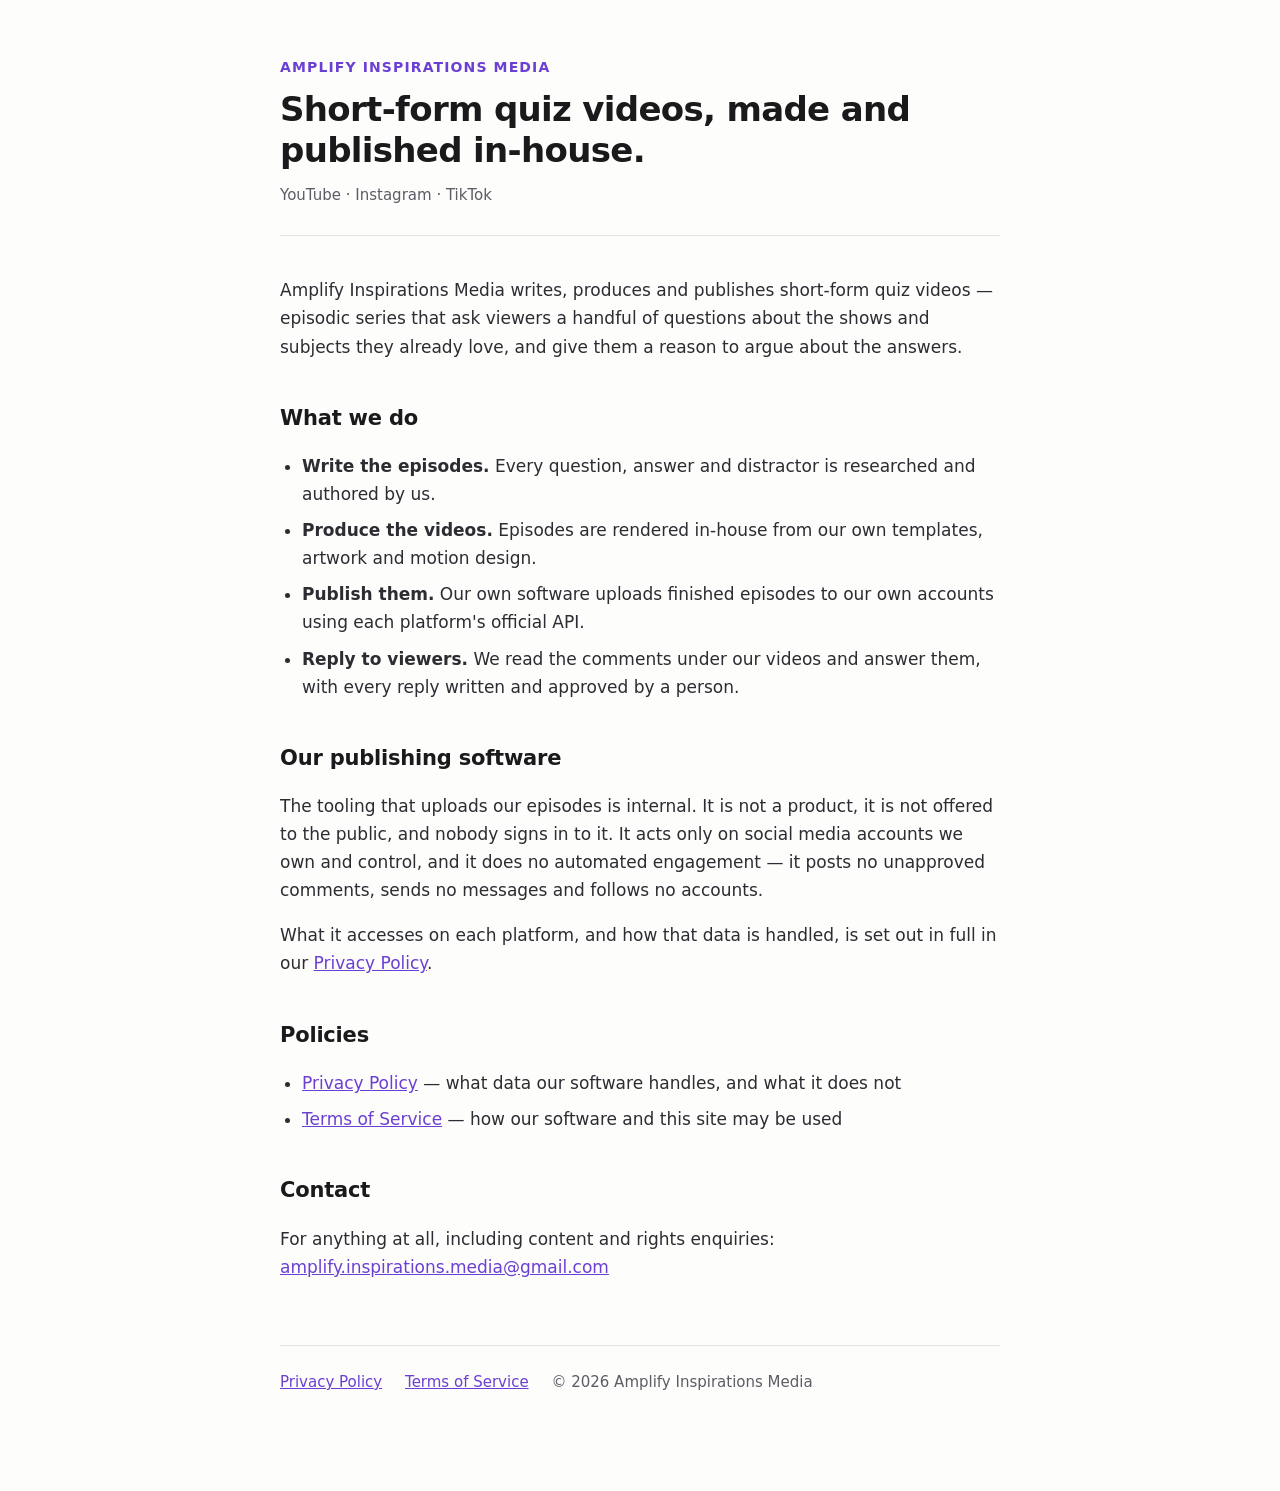
<file: index.html>
<!doctype html>
<html lang="en">
<head>
<meta charset="utf-8">
<meta name="viewport" content="width=device-width, initial-scale=1">
<title>Amplify Inspirations Media</title>
<meta name="description" content="Amplify Inspirations Media produces short-form quiz videos and publishes them to YouTube, Instagram and TikTok.">
<link rel="stylesheet" href="style.css">
</head>
<body>
<div class="wrap">

<header>
  <p class="brand">Amplify Inspirations Media</p>
  <h1>Short-form quiz videos, made and published in-house.</h1>
  <p class="updated">YouTube · Instagram · TikTok</p>
</header>

<p>
  Amplify Inspirations Media writes, produces and publishes short-form quiz videos — episodic
  series that ask viewers a handful of questions about the shows and subjects they already love,
  and give them a reason to argue about the answers.
</p>

<h2>What we do</h2>
<ul>
  <li><strong>Write the episodes.</strong> Every question, answer and distractor is researched and authored by us.</li>
  <li><strong>Produce the videos.</strong> Episodes are rendered in-house from our own templates, artwork and motion design.</li>
  <li><strong>Publish them.</strong> Our own software uploads finished episodes to our own accounts using each platform's official API.</li>
  <li><strong>Reply to viewers.</strong> We read the comments under our videos and answer them, with every reply written and approved by a person.</li>
</ul>

<h2>Our publishing software</h2>
<p>
  The tooling that uploads our episodes is internal. It is not a product, it is not offered to
  the public, and nobody signs in to it. It acts only on social media accounts we own and
  control, and it does no automated engagement — it posts no unapproved comments, sends no
  messages and follows no accounts.
</p>
<p>
  What it accesses on each platform, and how that data is handled, is set out in full in our
  <a href="privacy.html">Privacy Policy</a>.
</p>

<h2>Policies</h2>
<ul>
  <li><a href="privacy.html">Privacy Policy</a> — what data our software handles, and what it does not</li>
  <li><a href="terms.html">Terms of Service</a> — how our software and this site may be used</li>
</ul>

<h2>Contact</h2>
<p>
  For anything at all, including content and rights enquiries:<br>
  <a href="mailto:amplify.inspirations.media@gmail.com">amplify.inspirations.media@gmail.com</a>
</p>

<footer>
  <a href="privacy.html">Privacy Policy</a>
  <a href="terms.html">Terms of Service</a>
  <span>© 2026 Amplify Inspirations Media</span>
</footer>

</div>
</body>
</html>
</file>
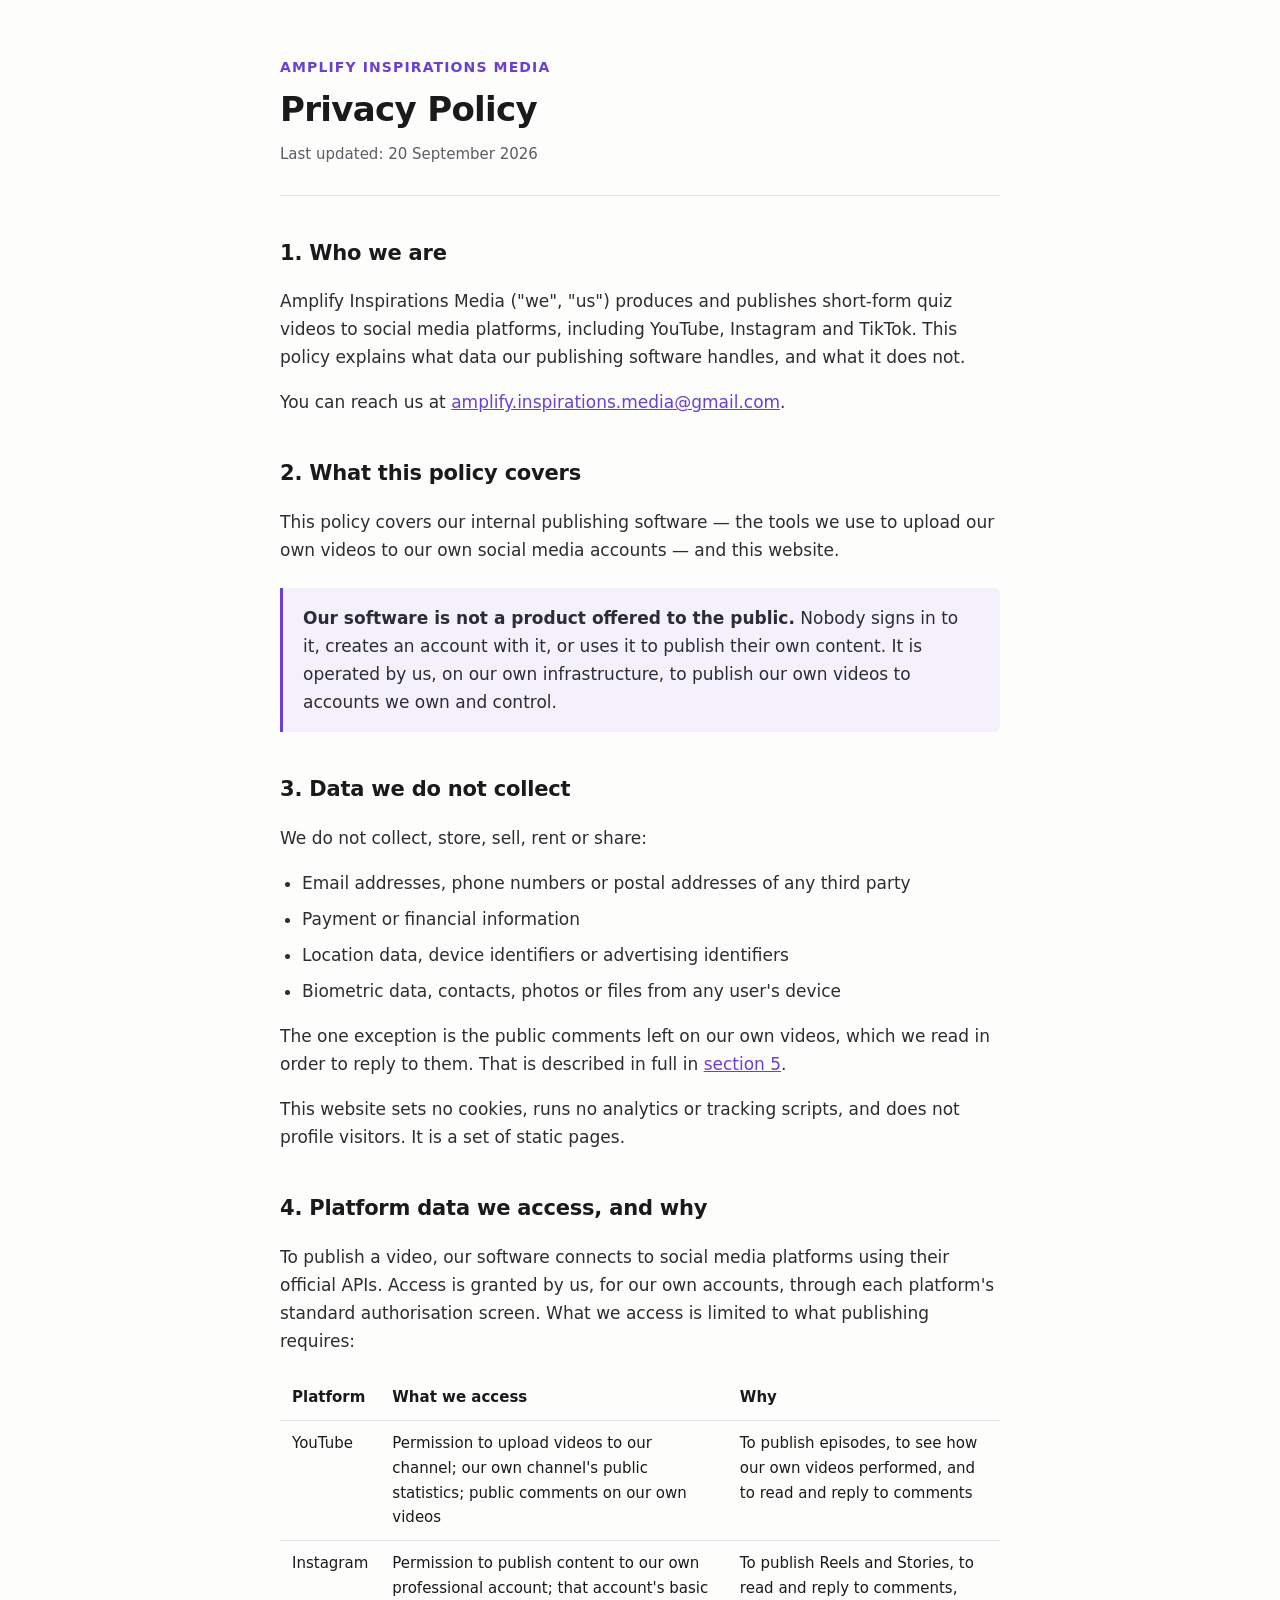
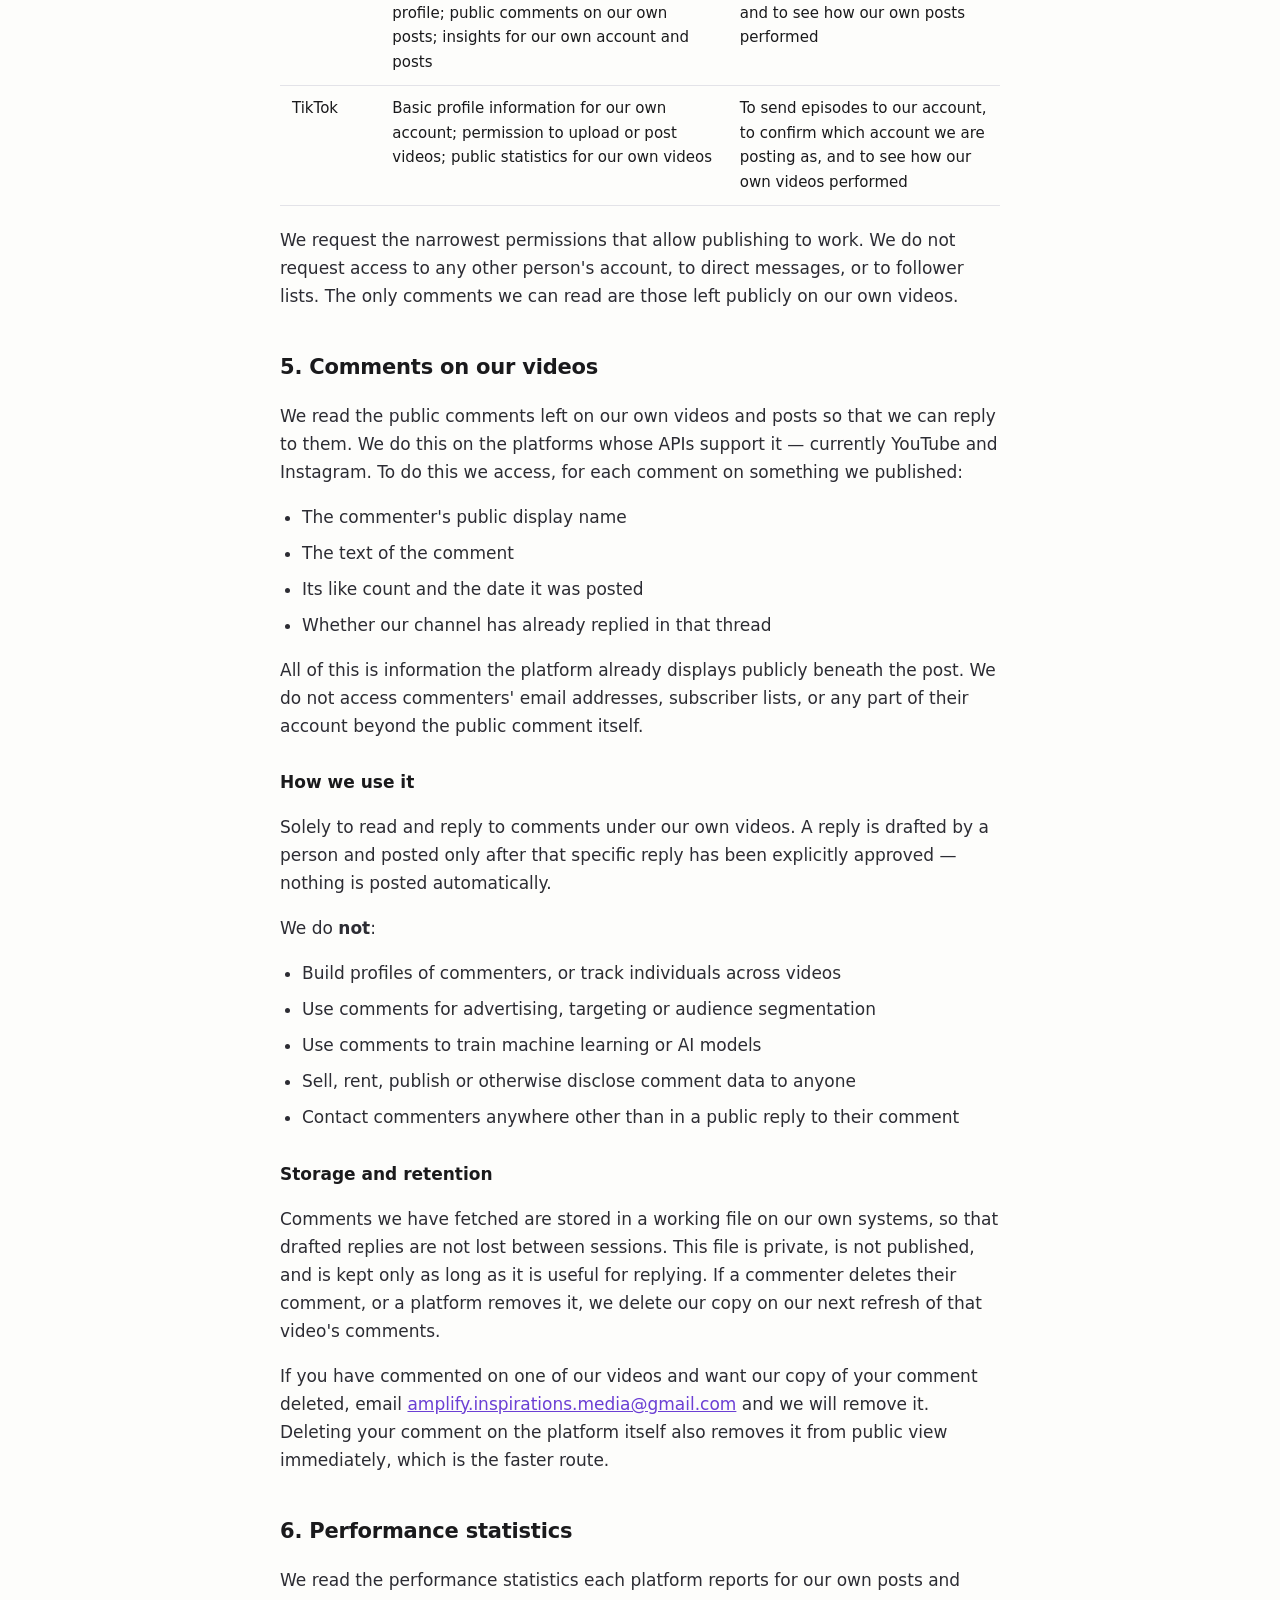
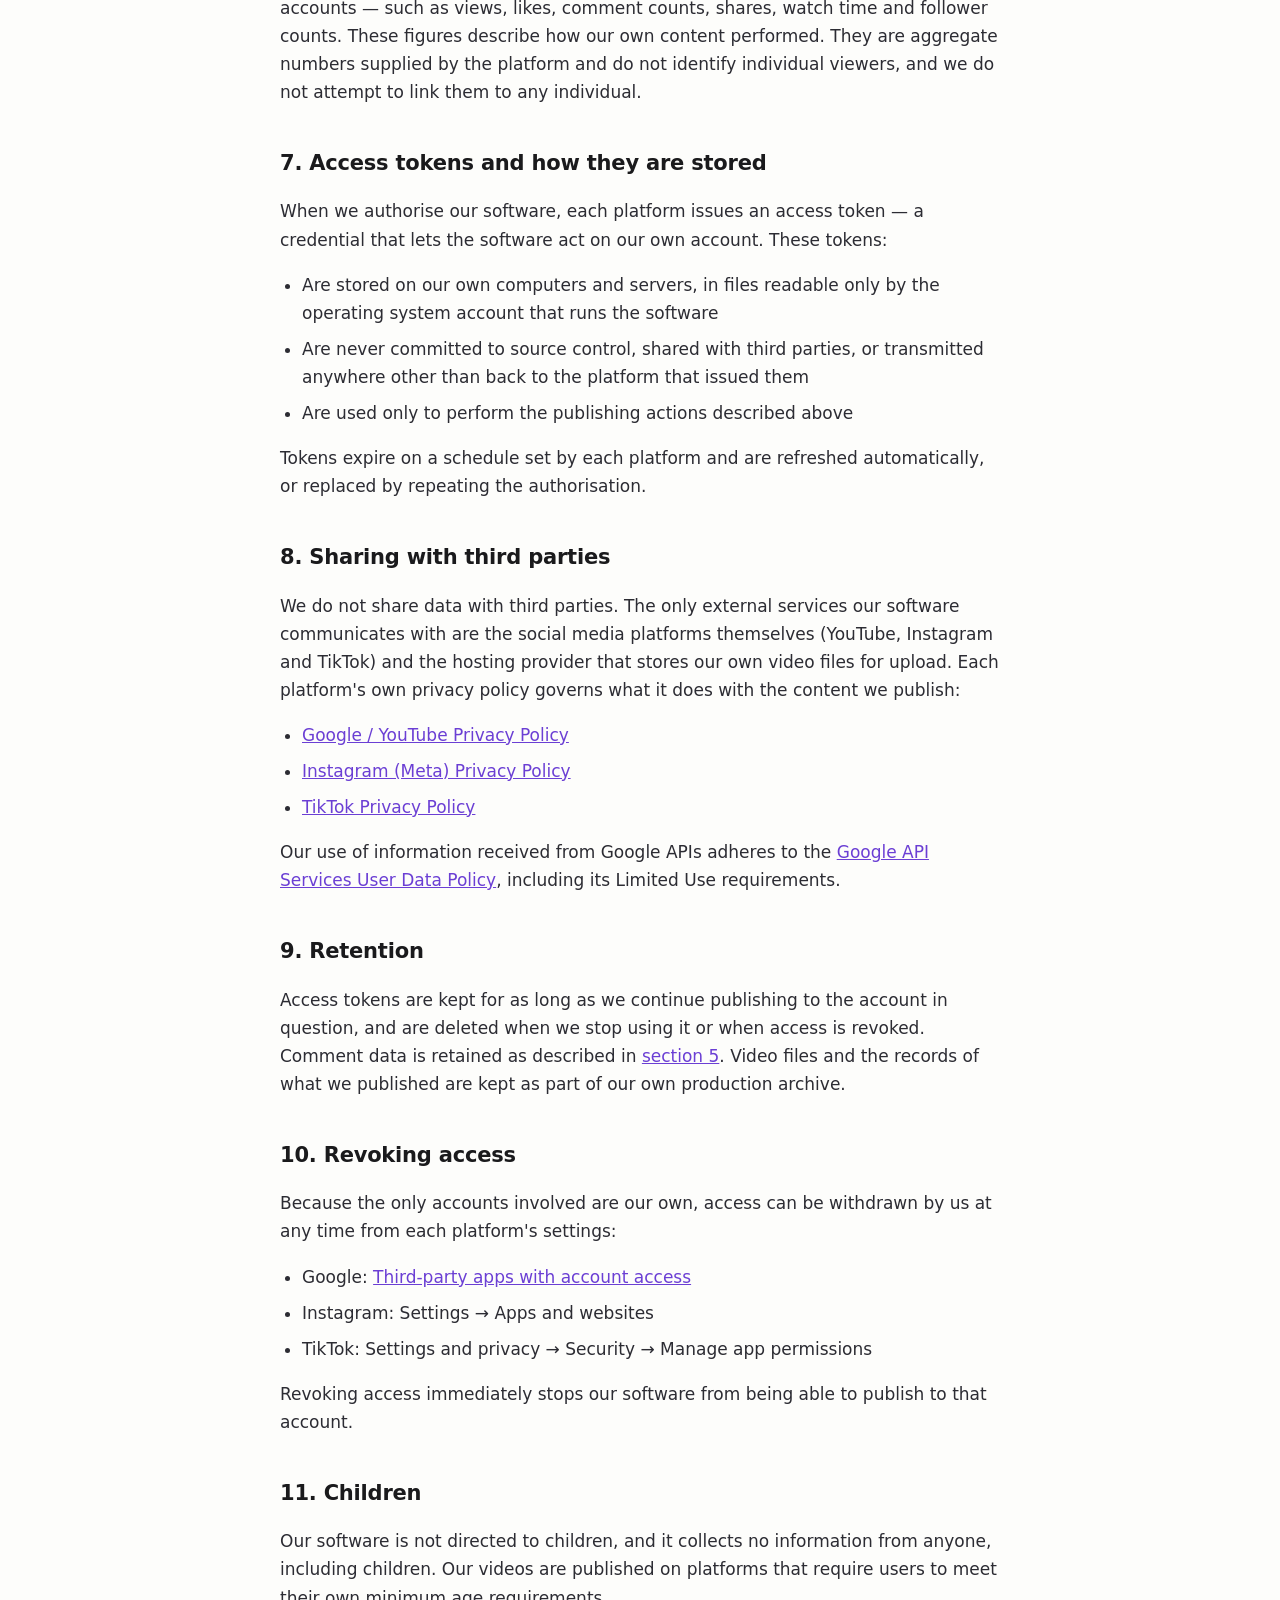
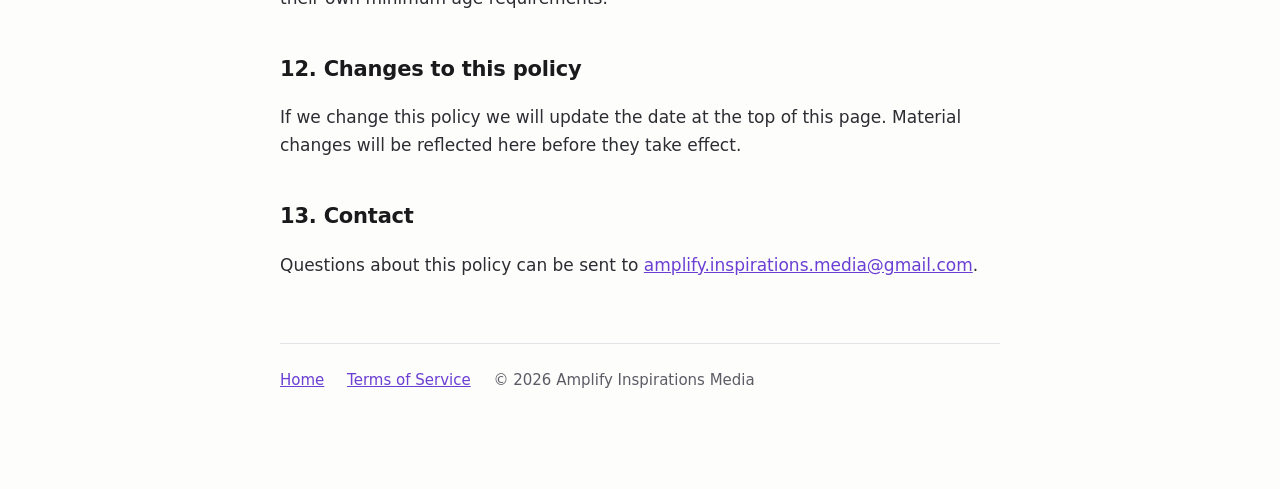
<file: privacy.html>
<!doctype html>
<html lang="en">
<head>
<meta charset="utf-8">
<meta name="viewport" content="width=device-width, initial-scale=1">
<title>Privacy Policy — Amplify Inspirations Media</title>
<link rel="stylesheet" href="style.css">
</head>
<body>
<div class="wrap">

<header>
  <p class="brand">Amplify Inspirations Media</p>
  <h1>Privacy Policy</h1>
  <p class="updated">Last updated: 20 September 2026</p>
</header>

<h2>1. Who we are</h2>
<p>
  Amplify Inspirations Media ("we", "us") produces and publishes short-form quiz videos to
  social media platforms, including YouTube, Instagram and TikTok. This policy explains what
  data our publishing software handles, and what it does not.
</p>
<p>
  You can reach us at
  <a href="mailto:amplify.inspirations.media@gmail.com">amplify.inspirations.media@gmail.com</a>.
</p>

<h2>2. What this policy covers</h2>
<p>
  This policy covers our internal publishing software — the tools we use to upload our own
  videos to our own social media accounts — and this website.
</p>

<div class="callout">
  <p>
    <strong>Our software is not a product offered to the public.</strong> Nobody signs in to it,
    creates an account with it, or uses it to publish their own content. It is operated by us,
    on our own infrastructure, to publish our own videos to accounts we own and control.
  </p>
</div>

<h2>3. Data we do not collect</h2>
<p>We do not collect, store, sell, rent or share:</p>
<ul>
  <li>Email addresses, phone numbers or postal addresses of any third party</li>
  <li>Payment or financial information</li>
  <li>Location data, device identifiers or advertising identifiers</li>
  <li>Biometric data, contacts, photos or files from any user's device</li>
</ul>
<p>
  The one exception is the public comments left on our own videos, which we read in order to
  reply to them. That is described in full in <a href="#comments">section 5</a>.
</p>
<p>
  This website sets no cookies, runs no analytics or tracking scripts, and does not profile
  visitors. It is a set of static pages.
</p>

<h2>4. Platform data we access, and why</h2>
<p>
  To publish a video, our software connects to social media platforms using their official APIs.
  Access is granted by us, for our own accounts, through each platform's standard authorisation
  screen. What we access is limited to what publishing requires:
</p>

<table>
  <tr>
    <th>Platform</th>
    <th>What we access</th>
    <th>Why</th>
  </tr>
  <tr>
    <td>YouTube</td>
    <td>Permission to upload videos to our channel; our own channel's public statistics; public comments on our own videos</td>
    <td>To publish episodes, to see how our own videos performed, and to read and reply to comments</td>
  </tr>
  <tr>
    <td>Instagram</td>
    <td>Permission to publish content to our own professional account; that account's basic profile; public comments on our own posts; insights for our own account and posts</td>
    <td>To publish Reels and Stories, to read and reply to comments, and to see how our own posts performed</td>
  </tr>
  <tr>
    <td>TikTok</td>
    <td>Basic profile information for our own account; permission to upload or post videos; public statistics for our own videos</td>
    <td>To send episodes to our account, to confirm which account we are posting as, and to see how our own videos performed</td>
  </tr>
</table>

<p>
  We request the narrowest permissions that allow publishing to work. We do not request access
  to any other person's account, to direct messages, or to follower lists. The only comments we
  can read are those left publicly on our own videos.
</p>

<h2 id="comments">5. Comments on our videos</h2>
<p>
  We read the public comments left on our own videos and posts so that we can reply to them. We
  do this on the platforms whose APIs support it — currently YouTube and Instagram. To do this we
  access, for each comment on something we published:
</p>
<ul>
  <li>The commenter's public display name</li>
  <li>The text of the comment</li>
  <li>Its like count and the date it was posted</li>
  <li>Whether our channel has already replied in that thread</li>
</ul>
<p>
  All of this is information the platform already displays publicly beneath the post. We do not
  access commenters' email addresses, subscriber lists, or any part of their account beyond the
  public comment itself.
</p>

<h3>How we use it</h3>
<p>
  Solely to read and reply to comments under our own videos. A reply is drafted by a person and
  posted only after that specific reply has been explicitly approved — nothing is posted
  automatically.
</p>
<p>We do <strong>not</strong>:</p>
<ul>
  <li>Build profiles of commenters, or track individuals across videos</li>
  <li>Use comments for advertising, targeting or audience segmentation</li>
  <li>Use comments to train machine learning or AI models</li>
  <li>Sell, rent, publish or otherwise disclose comment data to anyone</li>
  <li>Contact commenters anywhere other than in a public reply to their comment</li>
</ul>

<h3>Storage and retention</h3>
<p>
  Comments we have fetched are stored in a working file on our own systems, so that drafted
  replies are not lost between sessions. This file is private, is not published, and is kept only
  as long as it is useful for replying. If a commenter deletes their comment, or a platform
  removes it, we delete our copy on our next refresh of that video's comments.
</p>
<p>
  If you have commented on one of our videos and want our copy of your comment deleted, email
  <a href="mailto:amplify.inspirations.media@gmail.com">amplify.inspirations.media@gmail.com</a>
  and we will remove it. Deleting your comment on the platform itself also removes it from public
  view immediately, which is the faster route.
</p>

<h2>6. Performance statistics</h2>
<p>
  We read the performance statistics each platform reports for our own posts and accounts — such
  as views, likes, comment counts, shares, watch time and follower counts. These figures describe
  how our own content performed. They are aggregate numbers supplied by the platform and do not
  identify individual viewers, and we do not attempt to link them to any individual.
</p>

<h2>7. Access tokens and how they are stored</h2>
<p>
  When we authorise our software, each platform issues an access token — a credential that lets
  the software act on our own account. These tokens:
</p>
<ul>
  <li>Are stored on our own computers and servers, in files readable only by the operating system account that runs the software</li>
  <li>Are never committed to source control, shared with third parties, or transmitted anywhere other than back to the platform that issued them</li>
  <li>Are used only to perform the publishing actions described above</li>
</ul>
<p>
  Tokens expire on a schedule set by each platform and are refreshed automatically, or replaced
  by repeating the authorisation.
</p>

<h2>8. Sharing with third parties</h2>
<p>
  We do not share data with third parties. The only external services our software communicates
  with are the social media platforms themselves (YouTube, Instagram and TikTok) and the hosting
  provider that stores our own video files for upload. Each platform's own privacy policy governs
  what it does with the content we publish:
</p>
<ul>
  <li><a href="https://policies.google.com/privacy">Google / YouTube Privacy Policy</a></li>
  <li><a href="https://privacycenter.instagram.com/policy">Instagram (Meta) Privacy Policy</a></li>
  <li><a href="https://www.tiktok.com/legal/privacy-policy">TikTok Privacy Policy</a></li>
</ul>
<p>
  Our use of information received from Google APIs adheres to the
  <a href="https://developers.google.com/terms/api-services-user-data-policy">Google API Services
  User Data Policy</a>, including its Limited Use requirements.
</p>

<h2>9. Retention</h2>
<p>
  Access tokens are kept for as long as we continue publishing to the account in question, and
  are deleted when we stop using it or when access is revoked. Comment data is retained as
  described in <a href="#comments">section 5</a>. Video files and the records of
  what we published are kept as part of our own production archive.
</p>

<h2>10. Revoking access</h2>
<p>
  Because the only accounts involved are our own, access can be withdrawn by us at any time from
  each platform's settings:
</p>
<ul>
  <li>Google: <a href="https://myaccount.google.com/permissions">Third-party apps with account access</a></li>
  <li>Instagram: Settings → Apps and websites</li>
  <li>TikTok: Settings and privacy → Security → Manage app permissions</li>
</ul>
<p>Revoking access immediately stops our software from being able to publish to that account.</p>

<h2>11. Children</h2>
<p>
  Our software is not directed to children, and it collects no information from anyone, including
  children. Our videos are published on platforms that require users to meet their own minimum age
  requirements.
</p>

<h2>12. Changes to this policy</h2>
<p>
  If we change this policy we will update the date at the top of this page. Material changes will
  be reflected here before they take effect.
</p>

<h2>13. Contact</h2>
<p>
  Questions about this policy can be sent to
  <a href="mailto:amplify.inspirations.media@gmail.com">amplify.inspirations.media@gmail.com</a>.
</p>

<footer>
  <a href="./">Home</a>
  <a href="terms.html">Terms of Service</a>
  <span>© 2026 Amplify Inspirations Media</span>
</footer>

</div>
</body>
</html>
</file>
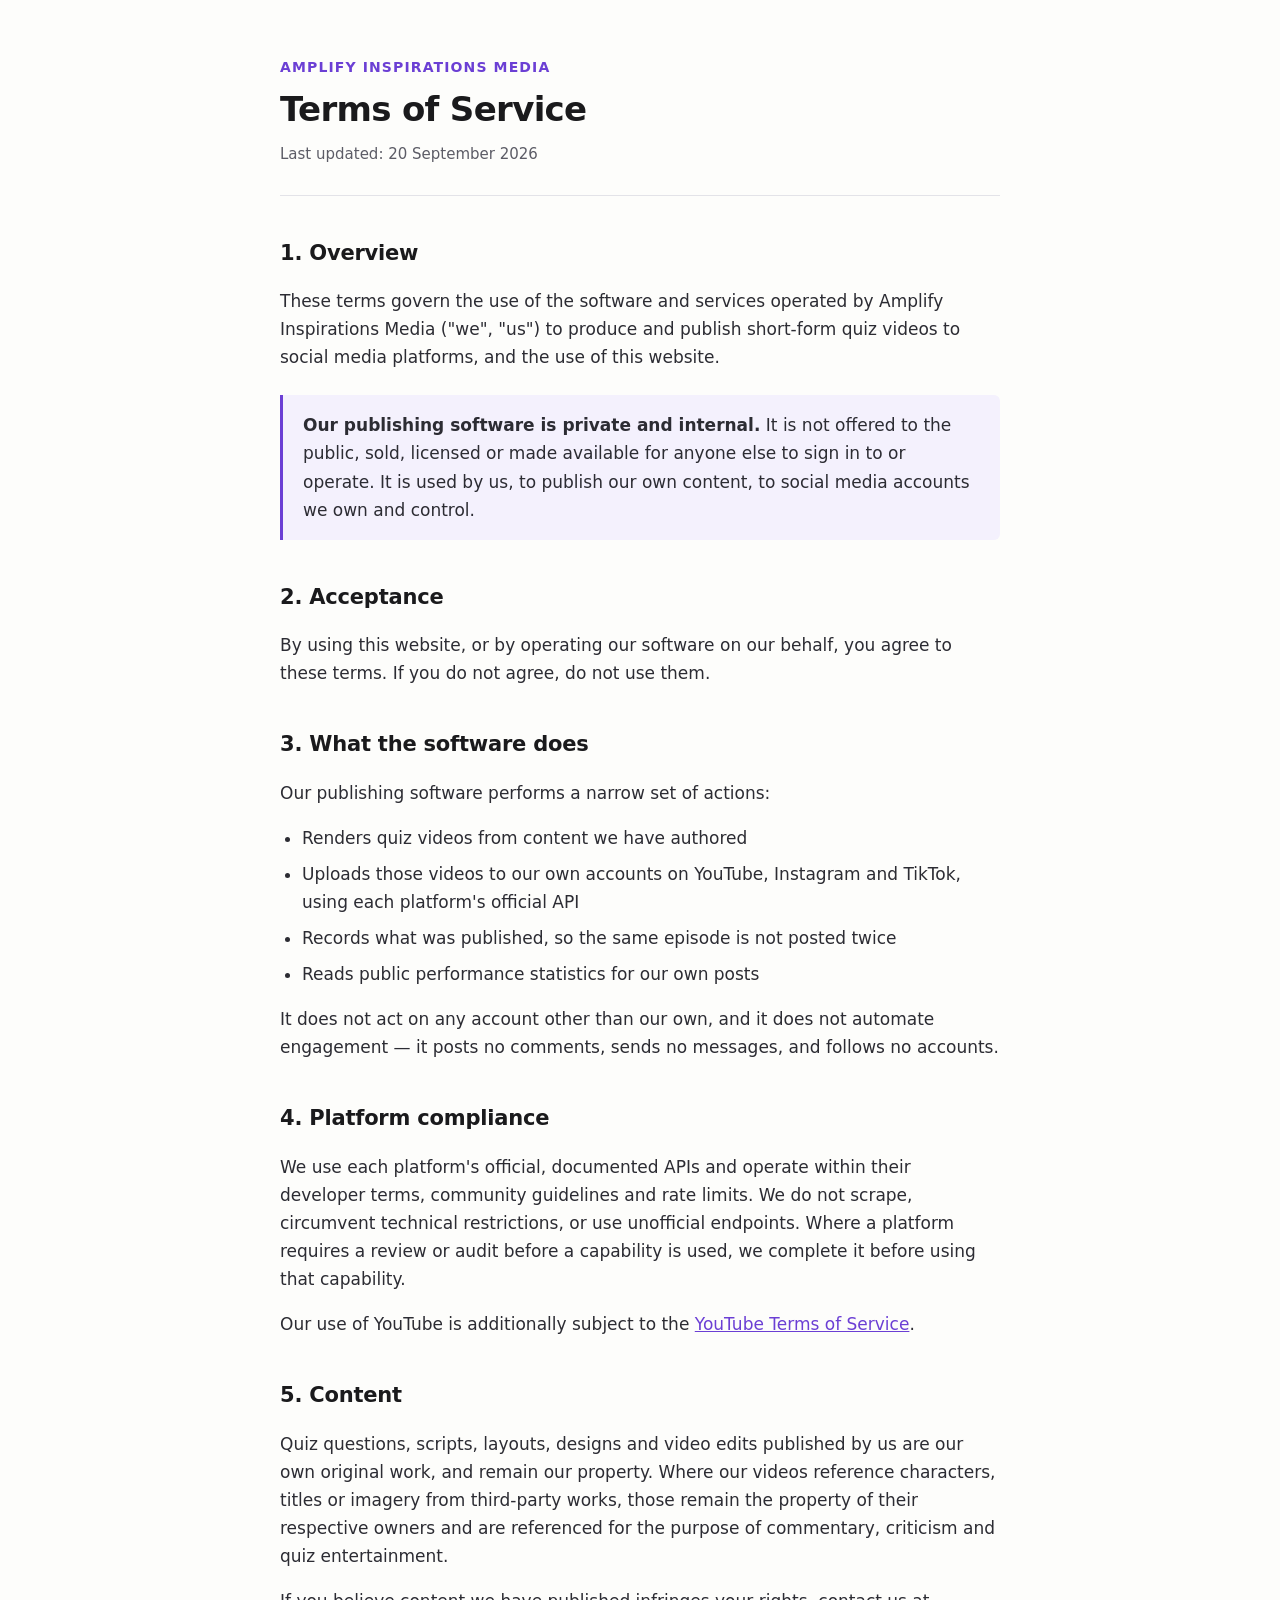
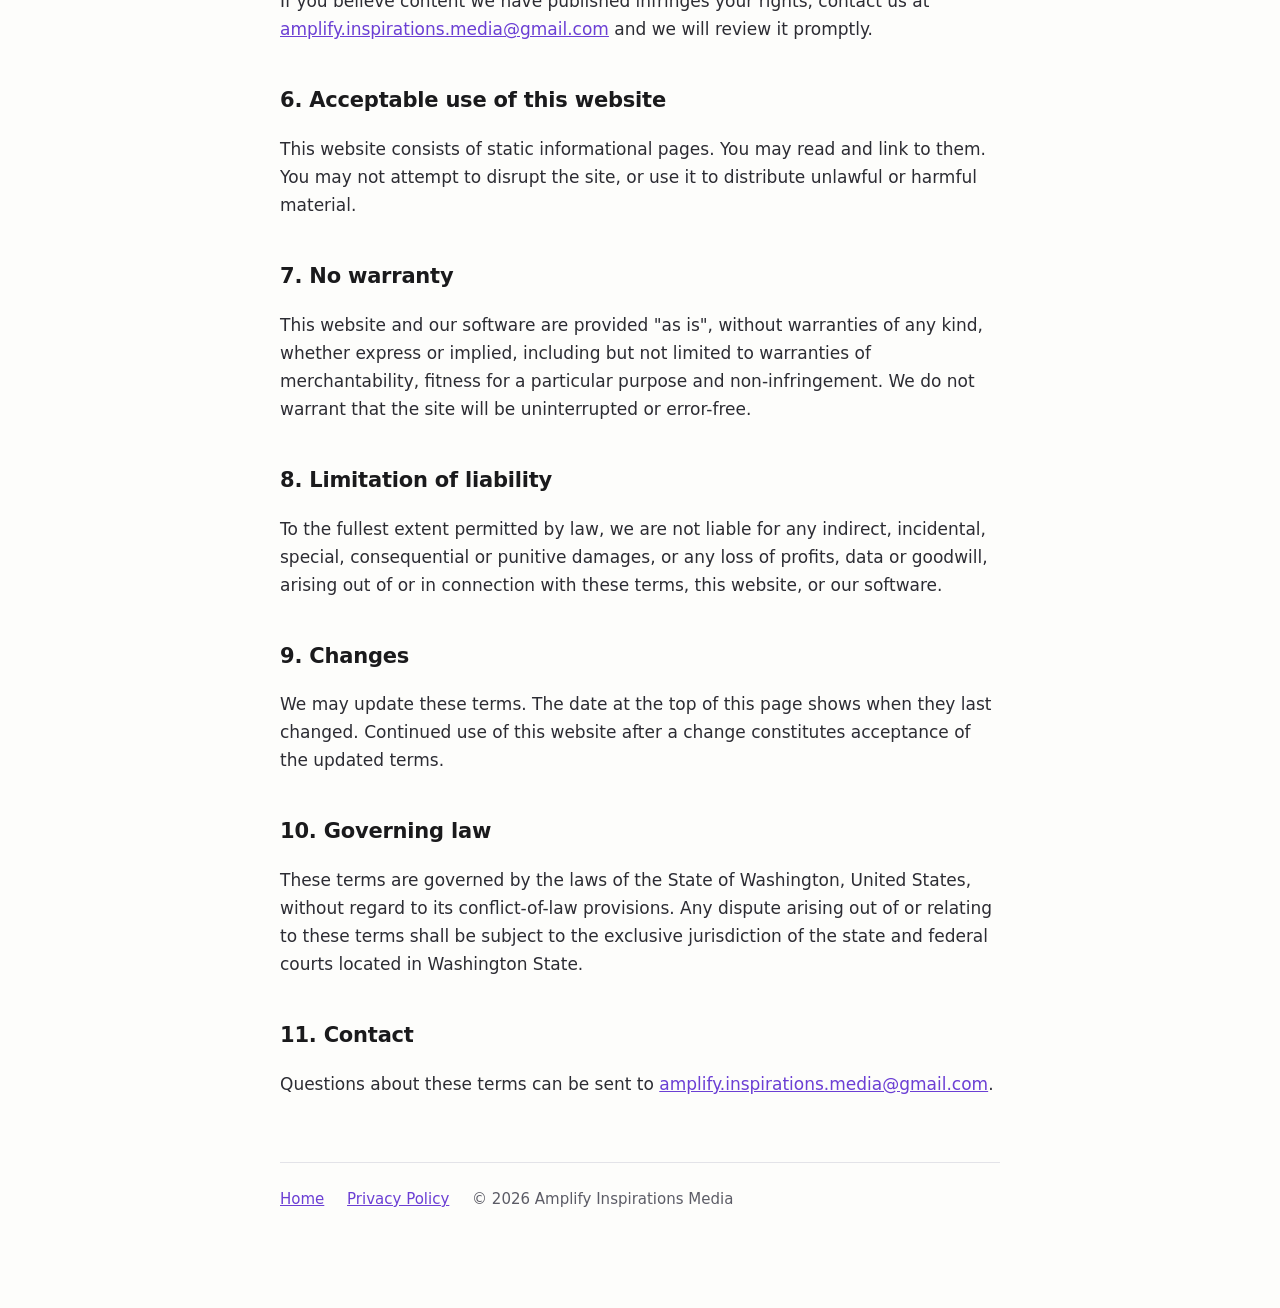
<file: terms.html>
<!doctype html>
<html lang="en">
<head>
<meta charset="utf-8">
<meta name="viewport" content="width=device-width, initial-scale=1">
<title>Terms of Service — Amplify Inspirations Media</title>
<link rel="stylesheet" href="style.css">
</head>
<body>
<div class="wrap">

<header>
  <p class="brand">Amplify Inspirations Media</p>
  <h1>Terms of Service</h1>
  <p class="updated">Last updated: 20 September 2026</p>
</header>

<h2>1. Overview</h2>
<p>
  These terms govern the use of the software and services operated by Amplify Inspirations Media
  ("we", "us") to produce and publish short-form quiz videos to social media platforms, and the
  use of this website.
</p>

<div class="callout">
  <p>
    <strong>Our publishing software is private and internal.</strong> It is not offered to the
    public, sold, licensed or made available for anyone else to sign in to or operate. It is used
    by us, to publish our own content, to social media accounts we own and control.
  </p>
</div>

<h2>2. Acceptance</h2>
<p>
  By using this website, or by operating our software on our behalf, you agree to these terms. If
  you do not agree, do not use them.
</p>

<h2>3. What the software does</h2>
<p>Our publishing software performs a narrow set of actions:</p>
<ul>
  <li>Renders quiz videos from content we have authored</li>
  <li>Uploads those videos to our own accounts on YouTube, Instagram and TikTok, using each platform's official API</li>
  <li>Records what was published, so the same episode is not posted twice</li>
  <li>Reads public performance statistics for our own posts</li>
</ul>
<p>
  It does not act on any account other than our own, and it does not automate engagement —
  it posts no comments, sends no messages, and follows no accounts.
</p>

<h2>4. Platform compliance</h2>
<p>
  We use each platform's official, documented APIs and operate within their developer terms,
  community guidelines and rate limits. We do not scrape, circumvent technical restrictions, or
  use unofficial endpoints. Where a platform requires a review or audit before a capability is
  used, we complete it before using that capability.
</p>
<p>
  Our use of YouTube is additionally subject to the
  <a href="https://www.youtube.com/t/terms">YouTube Terms of Service</a>.
</p>

<h2>5. Content</h2>
<p>
  Quiz questions, scripts, layouts, designs and video edits published by us are our own original
  work, and remain our property. Where our videos reference characters, titles or imagery from
  third-party works, those remain the property of their respective owners and are referenced for
  the purpose of commentary, criticism and quiz entertainment.
</p>
<p>
  If you believe content we have published infringes your rights, contact us at
  <a href="mailto:amplify.inspirations.media@gmail.com">amplify.inspirations.media@gmail.com</a>
  and we will review it promptly.
</p>

<h2>6. Acceptable use of this website</h2>
<p>
  This website consists of static informational pages. You may read and link to them. You may not
  attempt to disrupt the site, or use it to distribute unlawful or harmful material.
</p>

<h2>7. No warranty</h2>
<p>
  This website and our software are provided "as is", without warranties of any kind, whether
  express or implied, including but not limited to warranties of merchantability, fitness for a
  particular purpose and non-infringement. We do not warrant that the site will be uninterrupted
  or error-free.
</p>

<h2>8. Limitation of liability</h2>
<p>
  To the fullest extent permitted by law, we are not liable for any indirect, incidental, special,
  consequential or punitive damages, or any loss of profits, data or goodwill, arising out of or
  in connection with these terms, this website, or our software.
</p>

<h2>9. Changes</h2>
<p>
  We may update these terms. The date at the top of this page shows when they last changed.
  Continued use of this website after a change constitutes acceptance of the updated terms.
</p>

<h2>10. Governing law</h2>
<p>
  These terms are governed by the laws of the State of Washington, United States, without regard
  to its conflict-of-law provisions. Any dispute arising out of or relating to these terms shall
  be subject to the exclusive jurisdiction of the state and federal courts located in Washington
  State.
</p>

<h2>11. Contact</h2>
<p>
  Questions about these terms can be sent to
  <a href="mailto:amplify.inspirations.media@gmail.com">amplify.inspirations.media@gmail.com</a>.
</p>

<footer>
  <a href="./">Home</a>
  <a href="privacy.html">Privacy Policy</a>
  <span>© 2026 Amplify Inspirations Media</span>
</footer>

</div>
</body>
</html>
</file>
<file: style.css>
:root {
  --ink: #1a1a1c;
  --muted: #5c5c66;
  --rule: #e3e3e8;
  --accent: #6b3fd4;
  --bg: #fdfdfb;
}

* { box-sizing: border-box; }

body {
  margin: 0;
  padding: 0 20px;
  background: var(--bg);
  color: var(--ink);
  font: 17px/1.65 -apple-system, BlinkMacSystemFont, "Segoe UI", system-ui, sans-serif;
  -webkit-text-size-adjust: 100%;
}

.wrap { max-width: 720px; margin: 0 auto; padding: 56px 0 96px; }

header { border-bottom: 1px solid var(--rule); padding-bottom: 28px; margin-bottom: 40px; }

.brand {
  font-size: 14px;
  letter-spacing: 0.08em;
  text-transform: uppercase;
  color: var(--accent);
  font-weight: 600;
  margin: 0 0 10px;
}

h1 { font-size: 34px; line-height: 1.2; margin: 0 0 12px; letter-spacing: -0.02em; }
h2 { font-size: 21px; margin: 40px 0 12px; letter-spacing: -0.01em; }
h3 { font-size: 17px; margin: 28px 0 8px; }

.updated { color: var(--muted); font-size: 15px; margin: 0; }

p, li { color: #2c2c33; }
ul { padding-left: 22px; }
li { margin-bottom: 8px; }

a { color: var(--accent); }

code {
  background: #f1f1f4;
  padding: 2px 6px;
  border-radius: 4px;
  font-size: 0.9em;
  font-family: ui-monospace, SFMono-Regular, Menlo, monospace;
}

.callout {
  background: #f4f1fd;
  border-left: 3px solid var(--accent);
  padding: 16px 20px;
  margin: 24px 0;
  border-radius: 0 6px 6px 0;
}

.callout p { margin: 0; }

table { border-collapse: collapse; width: 100%; margin: 20px 0; font-size: 15px; }
th, td { text-align: left; padding: 10px 12px; border-bottom: 1px solid var(--rule); vertical-align: top; }
th { font-weight: 600; }

footer {
  margin-top: 64px;
  padding-top: 24px;
  border-top: 1px solid var(--rule);
  color: var(--muted);
  font-size: 15px;
}

footer a { margin-right: 18px; }

@media (max-width: 480px) {
  h1 { font-size: 27px; }
  .wrap { padding: 36px 0 64px; }
  table { font-size: 14px; }
  th, td { padding: 8px 6px; }
}
</file>
